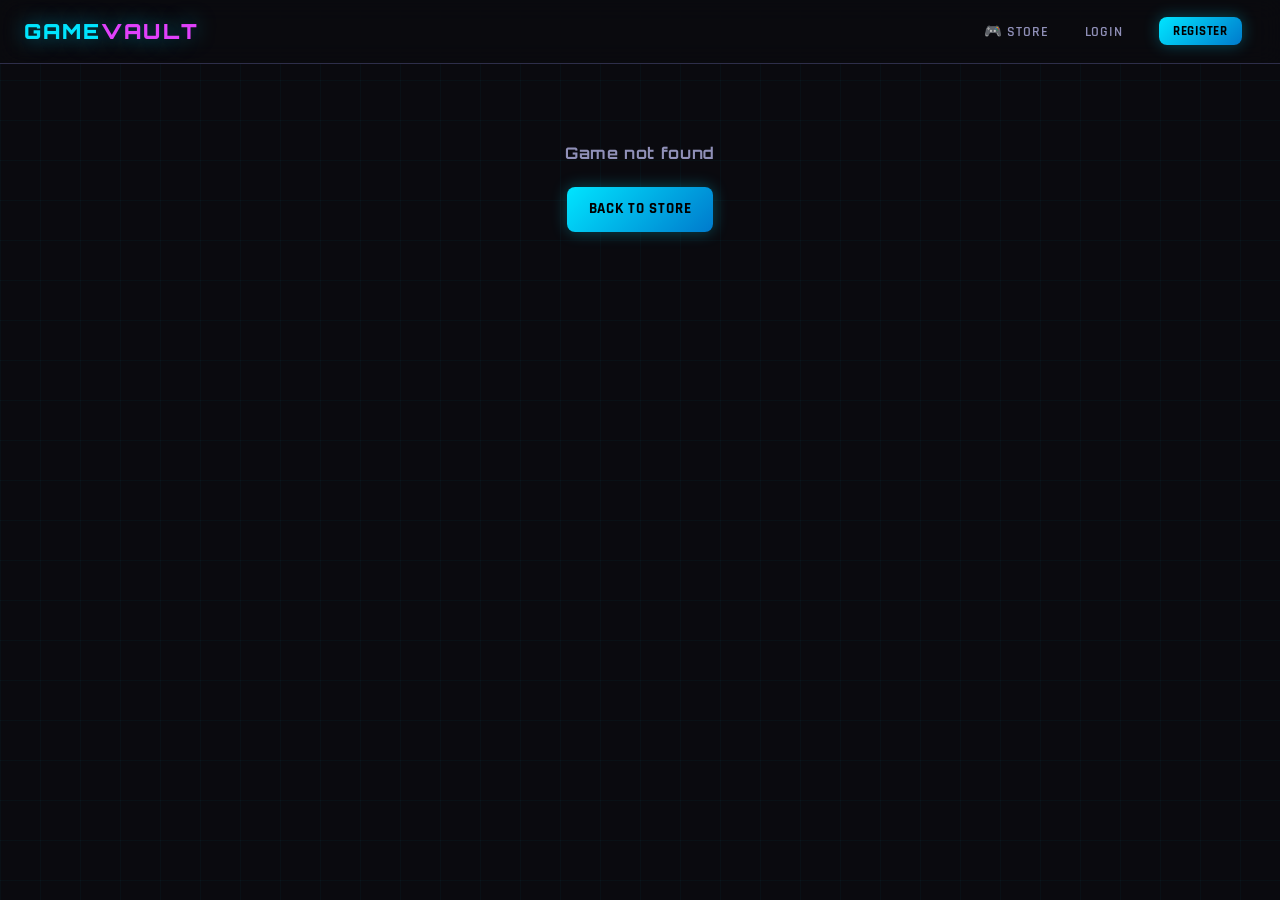
<file: frontend/pages/game-details.html>
<!DOCTYPE html>
<html lang="en">
<head>
  <meta charset="UTF-8"/>
  <meta name="viewport" content="width=device-width, initial-scale=1.0"/>
  <title>Game Detail — GameVault</title>
  <link rel="stylesheet" href="../css/style.css"/>
  <style>
    .detail-layout {
      display: grid;
      grid-template-columns: 300px 1fr;
      gap: 40px;
      align-items: start;
      padding: 40px 0;
    }
    .detail-img {
      width: 100%;
      border-radius: 12px;
      border: 1px solid var(--border);
      box-shadow: var(--shadow-card);
    }
    .detail-info { display: flex; flex-direction: column; gap: 18px; }
    .detail-title { font-size: 1.8rem; }
    .detail-price {
      font-family: 'Orbitron', sans-serif;
      font-size: 2rem;
      color: var(--neon-cyan);
    }
    .detail-desc { color: var(--text-secondary); line-height: 1.7; font-size: 1rem; }
    .detail-meta { display: flex; flex-direction: column; gap: 8px; }
    .meta-row { display: flex; gap: 12px; align-items: center; font-size: 0.9rem; }
    .meta-label { color: var(--text-muted); min-width: 80px; }
    .meta-value { color: var(--text-primary); font-weight: 600; }
    .qty-row { display: flex; align-items: center; gap: 16px; margin-top: 8px; }
    @media (max-width: 700px) {
      .detail-layout { grid-template-columns: 1fr; }
      .detail-img { max-width: 260px; margin: 0 auto; display: block; }
    }
  </style>
</head>
<body>
  <div id="navbar"></div>

  <div class="container" id="detail-container">
    <div class="loading-state"><div class="spinner"></div><p>Loading game...</p></div>
  </div>

  <script src="../js/api.js"></script>
  <script src="../js/ui.js"></script>
  <script>
    let currentGame = null;
    let quantity = 1;

    document.addEventListener('DOMContentLoaded', () => {
      renderNavbar('');
      const params = new URLSearchParams(window.location.search);
      const id = params.get('id');
      if (!id) {
        document.getElementById('detail-container').innerHTML =
          '<div class="empty-state"><h3>Game not found</h3><a href="/index.html" class="btn btn-primary mt-4">Back to Store</a></div>';
        return;
      }
      loadGame(id);
    });

    async function loadGame(id) {
      try {
        currentGame = await GamesAPI.getById(id);
        renderDetail(currentGame);
      } catch (err) {
        document.getElementById('detail-container').innerHTML =
          `<div class="empty-state"><h3>Game not found</h3><p>${err.message}</p>
           <a href="/index.html" class="btn btn-primary mt-4">Back to Store</a></div>`;
      }
    }

    function renderDetail(g) {
      const img = g.imageUrl || 'https://via.placeholder.com/300x400?text=No+Image';
      const stockClass = g.stock === 0 ? 'out' : g.stock < 5 ? 'low' : '';
      const stockText  = g.stock === 0 ? 'Out of stock' : g.stock < 5 ? `Only ${g.stock} left!` : `${g.stock} in stock`;
      document.title = `${g.title} — GameVault`;

      document.getElementById('detail-container').innerHTML = `
        <a href="/index.html" style="display:inline-flex;align-items:center;gap:6px;color:var(--text-muted);font-size:0.9rem;padding:24px 0 0;transition:color 0.2s;"
           onmouseover="this.style.color='var(--neon-cyan)'" onmouseout="this.style.color='var(--text-muted)'">
          ← Back to Store
        </a>
        <div class="detail-layout">
          <div>
            <img class="detail-img" src="${img}" alt="${g.title}"
                 onerror="this.src='https://via.placeholder.com/300x400?text=No+Image'"/>
          </div>
          <div class="detail-info">
            <h1 class="detail-title">${g.title}</h1>
            <div class="game-card-meta">
              ${g.genre    ? `<span class="badge badge-genre">${g.genre}</span>` : ''}
              ${g.platform ? `<span class="badge badge-platform">${g.platform}</span>` : ''}
            </div>
            <div class="detail-price">${formatPrice(g.price)}</div>
            <p class="detail-desc">${g.description || 'No description available.'}</p>
            <div class="detail-meta">
              ${g.platform ? `<div class="meta-row"><span class="meta-label">Platform</span><span class="meta-value">${g.platform}</span></div>` : ''}
              ${g.genre    ? `<div class="meta-row"><span class="meta-label">Genre</span><span class="meta-value">${g.genre}</span></div>` : ''}
              <div class="meta-row">
                <span class="meta-label">Stock</span>
                <span class="meta-value game-card-stock ${stockClass}">${stockText}</span>
              </div>
            </div>

            ${g.stock > 0 ? `
              <div class="qty-row">
                <span style="color:var(--text-secondary);font-size:0.85rem;text-transform:uppercase;letter-spacing:0.06em;">Quantity</span>
                <div class="qty-control">
                  <button class="qty-btn" onclick="changeQty(-1)">−</button>
                  <span class="qty-value" id="qty-display">1</span>
                  <button class="qty-btn" onclick="changeQty(1)">+</button>
                </div>
              </div>
              <div style="display:flex;gap:12px;flex-wrap:wrap;">
                <button class="btn btn-primary btn-lg" id="add-to-cart-btn" onclick="addToCart()">
                  🛒 Add to Cart
                </button>
                <a href="/index.html" class="btn btn-secondary btn-lg">Continue Shopping</a>
              </div>
            ` : `
              <button class="btn btn-lg" disabled style="opacity:0.35;width:fit-content;">Sold Out</button>
            `}
          </div>
        </div>
      `;
    }

    function changeQty(delta) {
      quantity = Math.max(1, Math.min(quantity + delta, currentGame?.stock || 1));
      document.getElementById('qty-display').textContent = quantity;
    }

    async function addToCart() {
      if (!Auth.isLoggedIn()) {
        showToast('Please login to add to cart', 'warning');
        setTimeout(() => window.location.href = '/pages/login.html', 800);
        return;
      }
      const btn = document.getElementById('add-to-cart-btn');
      setLoading(btn, true, 'Adding...');
      try {
        await CartAPI.addItem({ gameId: currentGame.id, quantity });
        showToast(`${currentGame.title} added to cart!`, 'success');
        updateCartCount();
      } catch (err) {
        showToast(err.message, 'error');
      } finally {
        setLoading(btn, false, '🛒 Add to Cart');
      }
    }
  </script>
</body>
</html>
</file>
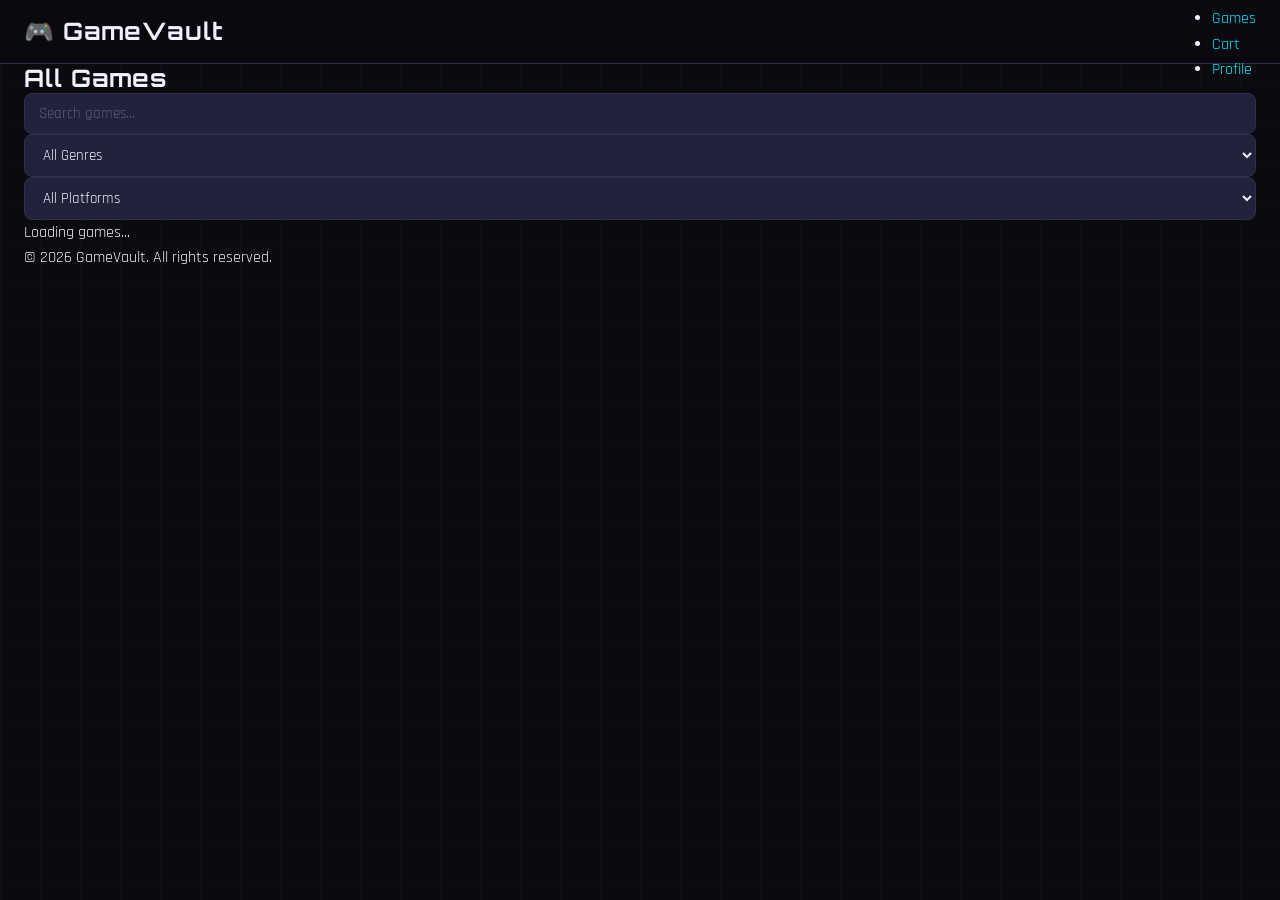
<file: frontend/pages/games.html>
<!DOCTYPE html>
<html lang="en">
<head>
    <meta charset="UTF-8">
    <meta name="viewport" content="width=device-width, initial-scale=1.0">
    <title>Games - GameVault</title>
    <link rel="stylesheet" href="../css/style.css">
    <link rel="stylesheet" href="../css/responsive.css">
</head>
<body>
    <!-- Navigation -->
    <nav class="navbar">
        <div class="container">
            <div class="nav-brand">
                <h1>🎮 GameVault</h1>
            </div>
            <ul class="nav-menu">
                <li><a href="../index.html">Home</a></li>
                <li><a href="games.html">Games</a></li>
                <li><a href="cart.html">Cart</a></li>
                <li><a href="profile.html">Profile</a></li>
            </ul>
        </div>
    </nav>

    <section class="games-section">
        <div class="container">
            <h1>All Games</h1>
            <div class="filters">
                <input type="text" id="searchInput" placeholder="Search games...">
                <select id="genreFilter">
                    <option value="">All Genres</option>
                    <option value="RPG">RPG</option>
                    <option value="Action">Action</option>
                    <option value="Adventure">Adventure</option>
                </select>
                <select id="platformFilter">
                    <option value="">All Platforms</option>
                    <option value="PC">PC</option>
                    <option value="PlayStation">PlayStation</option>
                    <option value="Xbox">Xbox</option>
                </select>
            </div>
            <div class="games-grid" id="gamesGrid">
                <p>Loading games...</p>
            </div>
        </div>
    </section>
    <footer class="footer">
        <div class="container">
            <p>&copy; 2026 GameVault. All rights reserved.</p>
        </div>
    </footer>

    <script src="../js/api.js"></script>
    <script src="../js/main.js"></script>
</body>
</html>
</file>
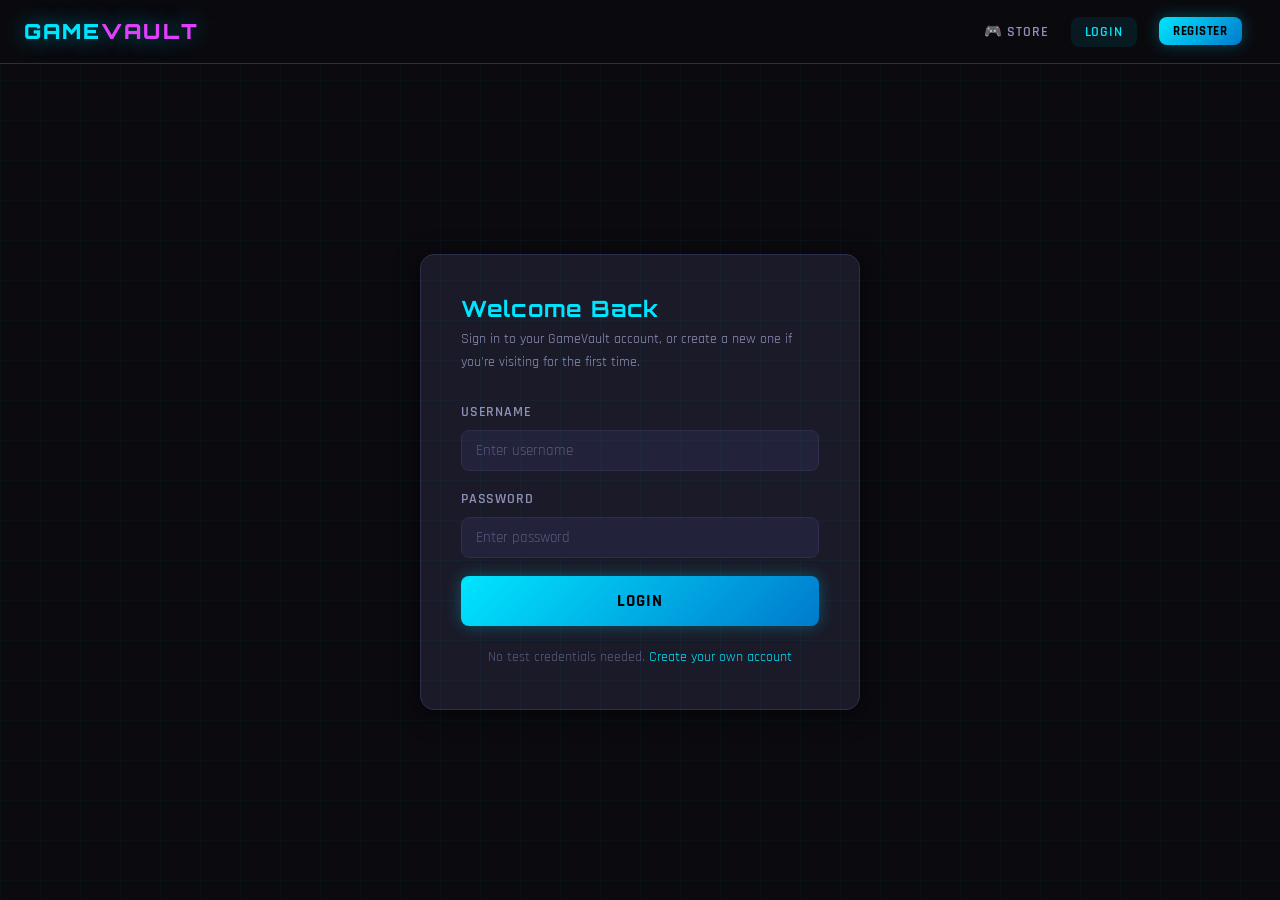
<file: frontend/pages/login.html>
<!DOCTYPE html>
<html lang="en">
<head>
  <meta charset="UTF-8"/>
  <meta name="viewport" content="width=device-width, initial-scale=1.0"/>
  <title>Login — GameVault</title>
  <link rel="stylesheet" href="../css/style.css"/>
</head>
<body>
  <div id="navbar"></div>

  <div class="auth-page">
    <div class="auth-box">
      <h1>Welcome Back</h1>
      <p>Sign in to your GameVault account, or create a new one if you're visiting for the first time.</p>

      <div id="alert-box"></div>

      <form class="auth-form" id="login-form">
        <div class="form-group">
          <label for="username">Username</label>
          <input type="text" id="username" placeholder="Enter username" required autocomplete="username"/>
        </div>
        <div class="form-group">
          <label for="password">Password</label>
          <div class="password-group">
            <input type="password" id="password" placeholder="Enter password" required autocomplete="current-password" oninput="updatePasswordIcon('password')"/>
            <button type="button" class="password-toggle" onclick="togglePassword('password')">
              <svg class="eye-icon" id="password-icon" viewBox="0 0 24 24" width="20" height="20" fill="none" stroke="currentColor" stroke-width="2" stroke-linecap="round" stroke-linejoin="round">
                <path d="M1 12s4-8 11-8 11 8 11 8-4 8-11 8-11-8-11-8z"/>
                <circle cx="12" cy="12" r="3"/>
              </svg>
            </button>
          </div>
        </div>
        <button type="submit" class="btn btn-primary btn-block btn-lg" id="login-btn">
          Login
        </button>
      </form>

      <div class="auth-footer">
        No test credentials needed. <a href="register.html">Create your own account</a>
      </div>
    </div>
  </div>

  <script src="../js/api.js"></script>
  <script src="../js/ui.js"></script>
  <script>
    function togglePassword(fieldId) {
      const field = document.getElementById(fieldId);
      const icon = document.getElementById(fieldId + '-icon');
      if (field.type === 'password') {
        field.type = 'text';
      } else {
        field.type = 'password';
      }
    }

    function updatePasswordIcon(fieldId) {
      const field = document.getElementById(fieldId);
      const icon = document.getElementById(fieldId + '-icon');
      if (field.value.length > 0) {
        icon.classList.add('visible');
      } else {
        icon.classList.remove('visible');
      }
    }

    document.addEventListener('DOMContentLoaded', () => {
      if (Auth.isLoggedIn()) { window.location.href = '/index.html'; return; }
      renderNavbar('login');

      document.getElementById('login-form').addEventListener('submit', async (e) => {
        e.preventDefault();
        clearAlert('alert-box');

        const username = document.getElementById('username').value.trim();
        const password = document.getElementById('password').value;
        const btn = document.getElementById('login-btn');

        if (!username || !password) {
          showAlert('alert-box', 'Please fill in all fields.', 'error');
          return;
        }

        setLoading(btn, true, 'Signing in...');
        try {
          const user = await AuthAPI.login({ username, password });
          Auth.setUser(user);
          Auth.setCredentials(username, password);
          showToast(`Welcome back, ${user.username}!`, 'success');
          setTimeout(() => {
            window.location.href = user.role === 'ADMIN' ? '/pages/admin.html' : '/index.html';
          }, 600);
        } catch (err) {
          showAlert('alert-box', err.message || 'Invalid credentials.', 'error');
        } finally {
          setLoading(btn, false, 'Login');
        }
      });
    });
  </script>
</body>
</html>
</file>
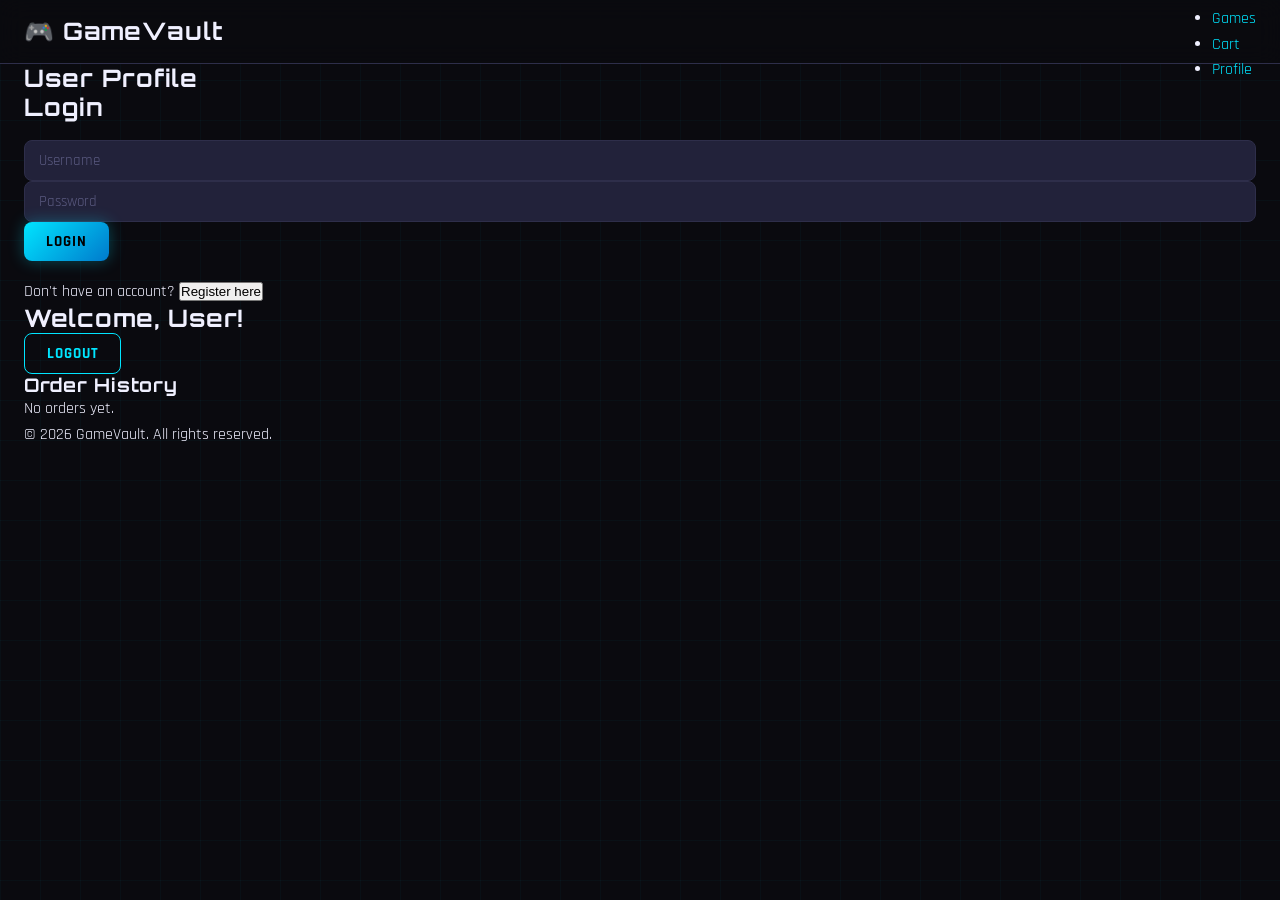
<file: frontend/pages/profile.html>
<!DOCTYPE html>
<html lang="en">
<head>
    <meta charset="UTF-8">
    <meta name="viewport" content="width=device-width, initial-scale=1.0">
    <title>Profile - GameVault</title>
    <link rel="stylesheet" href="../css/style.css">
    <link rel="stylesheet" href="../css/responsive.css">
</head>
<body>
    <nav class="navbar">
        <div class="container">
            <div class="nav-brand">
                <h1>🎮 GameVault</h1>
            </div>
            <ul class="nav-menu">
                <li><a href="../index.html">Home</a></li>
                <li><a href="games.html">Games</a></li>
                <li><a href="cart.html">Cart</a></li>
                <li><a href="profile.html">Profile</a></li>
            </ul>
        </div>
    </nav>

    <!--profile-->
    <section class="profile-section">
        <div class="container">
            <h1>User Profile</h1>
            <div class="profile-content">
                <div class="auth-form" id="authForm">
                    <h2>Login</h2>
                    <form id="loginForm">
                        <input type="text" placeholder="Username" id="username" required>
                        <input type="password" placeholder="Password" id="password" required>
                        <button type="submit" class="btn btn-primary">Login</button>
                    </form>
                    <p>Don't have an account? <button class="link-btn" id="toggleRegister">Register here</button></p>
                </div>
                <div class="user-dashboard" id="userDashboard">
                    <h2>Welcome, <span id="userName">User</span>!</h2>
                    <button class="btn btn-secondary" id="logoutBtn">Logout</button>
                    <h3>Order History</h3>
                    <div id="orderHistory">
                        <p>No orders yet.</p>
                    </div>
                </div>
            </div>
        </div>
    </section>
    <footer class="footer">
        <div class="container">
            <p>&copy; 2026 GameVault. All rights reserved.</p>
        </div>
    </footer>

    <script src="../js/api.js"></script>
    <script src="../js/main.js"></script>
</body>
</html>
</file>
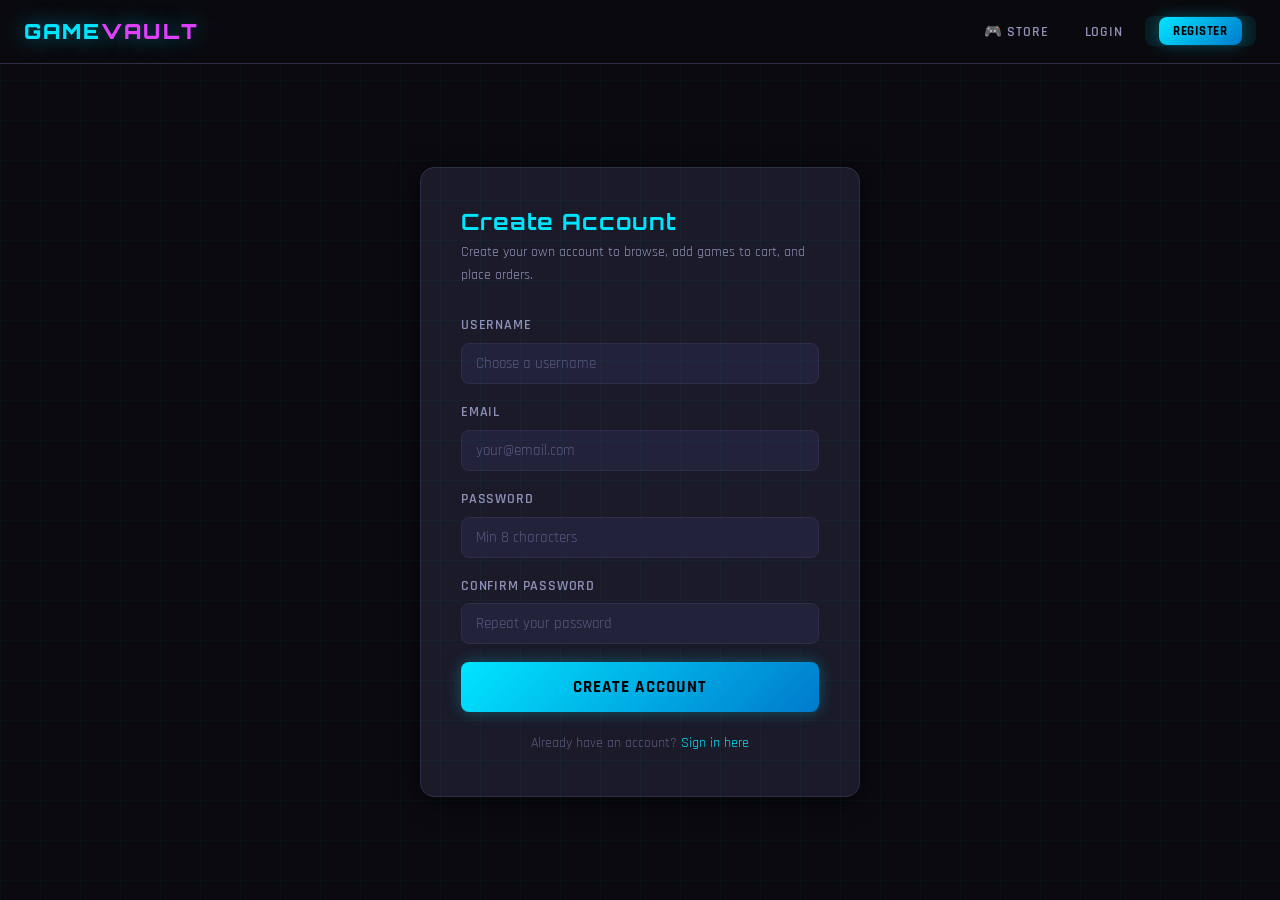
<file: frontend/pages/register.html>
<!DOCTYPE html>
<html lang="en">
<head>
  <meta charset="UTF-8"/>
  <meta name="viewport" content="width=device-width, initial-scale=1.0"/>
  <title>Register — GameVault</title>
  <link rel="stylesheet" href="../css/style.css"/>
</head>
<body>
  <div id="navbar"></div>

  <div class="auth-page">
    <div class="auth-box">
      <h1>Create Account</h1>
      <p>Create your own account to browse, add games to cart, and place orders.</p>

      <div id="alert-box"></div>

      <form class="auth-form" id="register-form">
        <div class="form-group">
          <label for="username">Username</label>
          <input type="text" id="username" placeholder="Choose a username" required minlength="3" maxlength="50"/>
        </div>
        <div class="form-group">
          <label for="email">Email</label>
          <input type="email" id="email" placeholder="your@email.com" required/>
        </div>
        <div class="form-group">
          <label for="password">Password</label>
          <div class="password-group">
            <input type="password" id="password" placeholder="Min 8 characters" required minlength="8" oninput="updatePasswordIcon('password')"/>
            <button type="button" class="password-toggle" onclick="togglePassword('password')">
              <svg class="eye-icon" id="password-icon" viewBox="0 0 24 24" width="20" height="20" fill="none" stroke="currentColor" stroke-width="2" stroke-linecap="round" stroke-linejoin="round">
                <path d="M1 12s4-8 11-8 11 8 11 8-4 8-11 8-11-8-11-8z"/>
                <circle cx="12" cy="12" r="3"/>
              </svg>
            </button>
          </div>
        </div>
        <div class="form-group">
          <label for="confirm-password">Confirm Password</label>
          <div class="password-group">
            <input type="password" id="confirm-password" placeholder="Repeat your password" required oninput="updatePasswordIcon('confirm-password')"/>
            <button type="button" class="password-toggle" onclick="togglePassword('confirm-password')">
              <svg class="eye-icon" id="confirm-password-icon" viewBox="0 0 24 24" width="20" height="20" fill="none" stroke="currentColor" stroke-width="2" stroke-linecap="round" stroke-linejoin="round">
                <path d="M1 12s4-8 11-8 11 8 11 8-4 8-11 8-11-8-11-8z"/>
                <circle cx="12" cy="12" r="3"/>
              </svg>
            </button>
          </div>
        </div>
        <button type="submit" class="btn btn-primary btn-block btn-lg" id="register-btn">
          Create Account
        </button>
      </form>

      <div class="auth-footer">
        Already have an account? <a href="login.html">Sign in here</a>
      </div>
    </div>
  </div>

  <script src="../js/api.js"></script>
  <script src="../js/ui.js"></script>
  <script>
    function togglePassword(fieldId) {
      const field = document.getElementById(fieldId);
      if (field.type === 'password') {
        field.type = 'text';
      } else {
        field.type = 'password';
      }
    }

    function updatePasswordIcon(fieldId) {
      const field = document.getElementById(fieldId);
      const icon = document.getElementById(fieldId + '-icon');
      if (field.value.length > 0) {
        icon.classList.add('visible');
      } else {
        icon.classList.remove('visible');
      }
    }

    document.addEventListener('DOMContentLoaded', () => {
      if (Auth.isLoggedIn()) { window.location.href = '/index.html'; return; }
      renderNavbar('register');

      document.getElementById('register-form').addEventListener('submit', async (e) => {
        e.preventDefault();
        clearAlert('alert-box');

        const username = document.getElementById('username').value.trim();
        const email    = document.getElementById('email').value.trim();
        const password = document.getElementById('password').value;
        const confirm  = document.getElementById('confirm-password').value;
        const btn      = document.getElementById('register-btn');

        if (!username || !email || !password) {
          showAlert('alert-box', 'All fields are required.', 'error'); return;
        }
        if (password !== confirm) {
          showAlert('alert-box', 'Passwords do not match.', 'error'); return;
        }
        if (password.length < 8) {
          showAlert('alert-box', 'Password must be at least 8 characters.', 'error'); return;
        }

        setLoading(btn, true, 'Creating account...');
        try {
          await AuthAPI.register({ username, email, password });
          showAlert('alert-box', 'Account created! Redirecting to login...', 'success');
          setTimeout(() => window.location.href = '/pages/login.html', 1500);
        } catch (err) {
          showAlert('alert-box', err.message || 'Registration failed.', 'error');
        } finally {
          setLoading(btn, false, 'Create Account');
        }
      });
    });
  </script>
</body>
</html>
</file>
<file: frontend/css/style.css>
@import url('https://fonts.googleapis.com/css2?family=Orbitron:wght@400;600;700;900&family=Rajdhani:wght@300;400;500;600;700&display=swap');
:root {
  --bg-primary:    #0a0a0f;
  --bg-secondary:  #12121a;
  --bg-card:       #1a1a28;
  --bg-elevated:   #22223a;
  --border:        #2e2e4a;
  --border-light:  #3e3e60;

  --neon-cyan:     #00e5ff;
  --neon-purple:   #9c4dcc;
  --neon-pink:     #e040fb;
  --neon-green:    #00e676;
  --accent:        #00e5ff;


  --text-primary:  #f0f0ff;
  --text-secondary:#9090b8;
  --text-muted:    #5a5a80;

  --danger:        #ff4444;
  --success:       #00e676;
  --warning:       #ffab40;

  --shadow-glow:   0 0 20px rgba(0, 229, 255, 0.15);
  --shadow-card:   0 4px 24px rgba(0, 0, 0, 0.5);
  --radius:        8px;
  --radius-lg:     14px;
  --transition:    0.2s ease;

  --nav-height:    64px;
}

*, *::before, *::after { 
  box-sizing: border-box; 
  margin: 0; 
  padding: 0; 
}

html { scroll-behavior: smooth; }

body {
  font-family: 'Rajdhani', sans-serif;
  background-color: var(--bg-primary);
  color: var(--text-primary);
  min-height: 100vh;
  font-size: 16px;
  line-height: 1.6;
  overflow-x: hidden;
}

body::before {
  content: '';
  position: fixed;
  inset: 0;
  background-image:
    linear-gradient(rgba(0,229,255,0.03) 1px, transparent 1px),
    linear-gradient(90deg, rgba(0,229,255,0.03) 1px, transparent 1px);
  background-size: 40px 40px;
  pointer-events: none;
  z-index: 0;
}

h1, h2, h3, h4 {
  font-family: 'Orbitron', sans-serif;
  letter-spacing: 0.04em;
  line-height: 1.2;
}

a { color: var(--neon-cyan); text-decoration: none; transition: color var(--transition); }
a:hover { color: var(--neon-pink); }

.container {
  max-width: 1280px;
  margin: 0 auto;
  padding: 0 24px;
  position: relative;
  z-index: 1;
}

.hidden { display: none !important; }
.flex { display: flex; }
.gap-2 { gap: 8px; }
.gap-4 { gap: 16px; }
.mt-2 { margin-top: 8px; }
.mt-4 { margin-top: 16px; }
.text-center { text-align: center; }
.text-muted { color: var(--text-secondary); }
.text-danger { color: var(--danger); }
.text-success { color: var(--success); }

.navbar {
  position: sticky;
  top: 0;
  z-index: 100;
  height: var(--nav-height);
  background: rgba(10, 10, 15, 0.9);
  backdrop-filter: blur(12px);
  border-bottom: 1px solid var(--border);
  display: flex;
  align-items: center;
}

.navbar .container {
  display: flex;
  align-items: center;
  justify-content: space-between;
  width: 100%;
}

.nav-logo {
  font-family: 'Orbitron', sans-serif;
  font-size: 1.3rem;
  font-weight: 900;
  color: var(--neon-cyan);
  text-shadow: 0 0 20px rgba(0,229,255,0.5);
  letter-spacing: 0.1em;
}

.nav-logo span { color: var(--neon-pink); }

.nav-links {
  display: flex;
  align-items: center;
  gap: 8px;
  list-style: none;
}

.nav-links a {
  color: var(--text-secondary);
  font-weight: 600;
  font-size: 0.9rem;
  letter-spacing: 0.06em;
  text-transform: uppercase;
  padding: 6px 14px;
  border-radius: var(--radius);
  transition: all var(--transition);
}

.nav-links a:hover,
.nav-links a.active {
  color: var(--neon-cyan);
  background: rgba(0, 229, 255, 0.08);
}

.cart-badge {
  position: relative;
}

.cart-count {
  position: absolute;
  top: -6px;
  right: -6px;
  background: var(--neon-pink);
  color: #fff;
  font-size: 0.65rem;
  font-weight: 700;
  border-radius: 50%;
  width: 18px;
  height: 18px;
  display: flex;
  align-items: center;
  justify-content: center;
}

.btn {
  display: inline-flex;
  align-items: center;
  justify-content: center;
  gap: 6px;
  padding: 10px 22px;
  border: none;
  border-radius: var(--radius);
  font-family: 'Rajdhani', sans-serif;
  font-size: 0.95rem;
  font-weight: 700;
  letter-spacing: 0.06em;
  text-transform: uppercase;
  cursor: pointer;
  transition: all var(--transition);
  position: relative;
  overflow: hidden;
  white-space: nowrap;
}

.btn::after {
  content: '';
  position: absolute;
  inset: 0;
  background: rgba(255,255,255,0);
  transition: background var(--transition);
}

.btn:hover::after { background: rgba(255,255,255,0.06); }
.btn:active { transform: scale(0.98); }

.btn-primary {
  background: linear-gradient(135deg, var(--neon-cyan), #007acc);
  color: #000;
  box-shadow: 0 0 16px rgba(0, 229, 255, 0.3);
}

.btn-primary:hover { box-shadow: 0 0 28px rgba(0, 229, 255, 0.5); }

.btn-secondary {
  background: transparent;
  color: var(--neon-cyan);
  border: 1px solid var(--neon-cyan);
}

.btn-secondary:hover {
  background: rgba(0, 229, 255, 0.08);
}

.btn-danger {
  background: transparent;
  color: var(--danger);
  border: 1px solid var(--danger);
}

.btn-danger:hover { background: rgba(255, 68, 68, 0.1); }

.btn-success {
  background: linear-gradient(135deg, var(--neon-green), #00a050);
  color: #000;
}

.btn-sm { 
  padding: 6px 14px; 
  font-size: 0.8rem; 
}
.btn-lg { padding: 14px 32px; 
  font-size: 1.05rem
}
.btn-block { 
  width: 100%; 
}
.btn:disabled { opacity: 0.45; cursor: not-allowed; transform: none; }

.card {
  background: var(--bg-card);
  border: 1px solid var(--border);
  border-radius: var(--radius-lg);
  overflow: hidden;
  transition: border-color var(--transition), box-shadow var(--transition), transform var(--transition);
}
.card:hover {
  border-color: rgba(0, 229, 255, 0.3);
  box-shadow: var(--shadow-glow), var(--shadow-card);
  transform: translateY(-2px);
}
.game-card {
  display: flex;
  flex-direction: column;
}
.game-card-img {
  width: 100%;
  aspect-ratio: 3/4;
  object-fit: cover;
  background: var(--bg-elevated);
}

.game-card-body {
  padding: 16px;
  display: flex;
  flex-direction: column;
  flex: 1;
  gap: 8px;
}
.game-card-title {
  font-family: 'Orbitron', sans-serif;
  font-size: 0.85rem;
  font-weight: 700;
  color: var(--text-primary);
  line-height: 1.3;
  display: -webkit-box;
  -webkit-line-clamp: 2;
  -webkit-box-orient: vertical;
  overflow: hidden;
}
.game-card-meta {
  display: flex;
  gap: 6px;
  flex-wrap: wrap;
}
.badge {
  display: inline-block;
  padding: 2px 8px;
  border-radius: 4px;
  font-size: 0.72rem;
  font-weight: 600;
  letter-spacing: 0.04em;
  text-transform: uppercase;
}
.badge-genre { background: rgba(156,77,204,0.2); color: var(--neon-purple); border: 1px solid rgba(156,77,204,0.3); }
.badge-platform { background: rgba(0,229,255,0.1); color: var(--neon-cyan); border: 1px solid rgba(0,229,255,0.2); }
.game-card-price {
  font-family: 'Orbitron', sans-serif;
  font-size: 1.1rem;
  font-weight: 700;
  color: var(--neon-cyan);
  margin-top: auto;
}
.game-card-stock {
  font-size: 0.78rem;
  color: var(--text-muted);
}
.game-card-stock.low { color: var(--warning); }
.game-card-stock.out { color: var(--danger); }

.games-grid {
  display: grid;
  grid-template-columns: repeat(auto-fill, minmax(200px, 1fr));
  gap: 20px;
}
.form-group {
  display: flex;
  flex-direction: column;
  gap: 6px;
}

label {
  font-size: 0.85rem;
  font-weight: 600;
  letter-spacing: 0.06em;
  text-transform: uppercase;
  color: var(--text-secondary);
}
input, select, textarea {
  background: var(--bg-elevated);
  border: 1px solid var(--border);
  border-radius: var(--radius);
  color: var(--text-primary);
  font-family: 'Rajdhani', sans-serif;
  font-size: 0.95rem;
  padding: 10px 14px;
  transition: border-color var(--transition), box-shadow var(--transition);
  outline: none;
  width: 100%;
}
input:focus, select:focus, textarea:focus {
  border-color: var(--neon-cyan);
  box-shadow: 0 0 0 3px rgba(0, 229, 255, 0.1);
}
.password-group {
  position: relative;
  display: flex;
  align-items: center;
}
.password-group input {
  flex: 1;
  padding-right: 44px;
}
.password-toggle {
  position: absolute;
  right: 10px;
  background: none;
  border: none;
  cursor: pointer;
  padding: 6px;
  display: flex;
  align-items: center;
  justify-content: center;
  font-size: 1.2rem;
  color: var(--text-secondary);
  transition: color var(--transition);
}
.password-toggle:hover .eye-icon.visible {
  stroke: var(--neon-cyan);
  color: var(--neon-cyan);
}
.eye-icon {
  display: inline-flex;
  align-items: center;
  justify-content: center;
  width: 20px;
  height: 20px;
  opacity: 0;
  transition: opacity var(--transition), stroke var(--transition);
  stroke: var(--text-secondary);
  color: var(--text-secondary);
}
.eye-icon.visible {
  opacity: 1
}
/* used psuedocode */
input::placeholder, textarea::placeholder { color: var(--text-muted); }
textarea { resize: vertical; min-height: 90px; }

.form-row {
  display: grid;
  grid-template-columns: 1fr 1fr;
  gap: 16px;
}
.auth-page {
  min-height: calc(100vh - var(--nav-height));
  display: flex;
  align-items: center;
  justify-content: center;
  padding: 48px 16px;
}
.auth-box {
  background: var(--bg-card);
  border: 1px solid var(--border);
  border-radius: var(--radius-lg);
  padding: 40px;
  width: 100%;
  max-width: 440px;
  box-shadow: var(--shadow-card);
}
.auth-box h1 {
  font-size: 1.4rem;
  margin-bottom: 6px;
  color: var(--neon-cyan);
}
.auth-box p {
  color: var(--text-secondary);
  margin-bottom: 28px;
  font-size: 0.9rem;
}

.auth-form {
  display: flex;
  flex-direction: column;
  gap: 18px;
}
.auth-footer {
  margin-top: 20px;
  text-align: center;
  font-size: 0.9rem;
  color: var(--text-muted);
}
.page-header {
  padding: 40px 0 28px;
  border-bottom: 1px solid var(--border);
  margin-bottom: 32px;
}
.page-header h1 {
  font-size: 1.6rem;
  color: var(--text-primary);
}

.page-header h1 span { 
  color: var(--neon-cyan); 
}
.search-bar {
  display: flex;
  gap: 12px;
  align-items: center;
  flex-wrap: wrap;
  margin-bottom: 28px;
}
.search-bar input {
  flex: 1;
  min-width: 200px;
}
.search-bar select {
  width: auto;
  min-width: 150px;
}
.cart-layout {
  display: grid;
  grid-template-columns: 1fr 340px;
  gap: 24px;
  align-items: start;
}
.cart-item {
  display: flex;
  align-items: center;
  gap: 16px;
  padding: 16px;
  background: var(--bg-card);
  border: 1px solid var(--border);
  border-radius: var(--radius-lg);
  margin-bottom: 12px;
  transition: border-color var(--transition);
}
.cart-item:hover { 
  border-color: rgba(0,229,255,0.2); 
}
.cart-item-img {
  width: 72px;
  height: 96px;
  object-fit: cover;
  border-radius: var(--radius);
  background: var(--bg-elevated);
  flex-shrink: 0;
}
.cart-item-info { 
  flex: 1; min-width: 0; 
}
.cart-item-title {
  font-family: 'Orbitron', sans-serif;
  font-size: 0.82rem;
  font-weight: 600;
  line-height: 1.3;
  margin-bottom: 4px;
}
.cart-item-price {
  color: var(--neon-cyan);
  font-weight: 600;
  font-size: 0.9rem;
}
.qty-control {
  display: flex;
  align-items: center;
  gap: 8px;
  margin-top: 10px;
}

.qty-btn {
  width: 28px;
  height: 28px;
  display: flex;
  align-items: center;
  justify-content: center;
  background: var(--bg-elevated);
  border: 1px solid var(--border);
  border-radius: 6px;
  color: var(--text-primary);
  cursor: pointer;
  font-size: 1rem;
  font-weight: 700;
  transition: all var(--transition);
}

.qty-btn:hover {
  border-color: var(--neon-cyan);
  color: var(--neon-cyan);
}

.qty-value {
  font-family: 'Orbitron', sans-serif;
  font-size: 0.9rem;
  font-weight: 700;
  min-width: 24px;
  text-align: center;
}

.cart-summary {
  background: var(--bg-card);
  border: 1px solid var(--border);
  border-radius: var(--radius-lg);
  padding: 24px;
  position: sticky;
  top: calc(var(--nav-height) + 16px);
}

.cart-summary h3 {
  font-size: 1rem;
  margin-bottom: 20px;
  padding-bottom: 12px;
  border-bottom: 1px solid var(--border);
  color: var(--text-secondary);
  letter-spacing: 0.1em;
}

.summary-line {
  display: flex;
  justify-content: space-between;
  align-items: center;
  margin-bottom: 12px;
  font-size: 0.9rem;
  color: var(--text-secondary);
}

.summary-total {
  display: flex;
  justify-content: space-between;
  align-items: center;
  padding-top: 14px;
  margin-top: 6px;
  border-top: 1px solid var(--border);
  font-family: 'Orbitron', sans-serif;
  font-size: 1rem;
  font-weight: 700;
  color: var(--neon-cyan);
}
/* orders screen */
.order-card {
  background: var(--bg-card);
  border: 1px solid var(--border);
  border-radius: var(--radius-lg);
  overflow: hidden;
  margin-bottom: 16px;
  transition: border-color var(--transition);
}
.order-card:hover { 
  border-color: rgba(0,229,255,0.2); 
}
.order-card-header {
  display: flex;
  justify-content: space-between;
  align-items: center;
  padding: 16px 20px;
  background: var(--bg-elevated);
  border-bottom: 1px solid var(--border);
  flex-wrap: wrap;
  gap: 8px;
}

.order-id {
  font-family: 'Orbitron', sans-serif;
  font-size: 0.8rem;
  color: var(--text-secondary);
}

.order-total {
  font-family: 'Orbitron', sans-serif;
  font-size: 1rem;
  font-weight: 700;
  color: var(--neon-cyan);
}

.order-date {
  font-size: 0.82rem;
  color: var(--text-muted);
}

.status-badge {
  padding: 4px 12px;
  border-radius: 20px;
  font-size: 0.75rem;
  font-weight: 700;
  letter-spacing: 0.08em;
  text-transform: uppercase;
}

.status-PENDING    { 
  background: rgba(255,171,64,0.15); 
  color: var(--warning); 
  border: 1px solid rgba(255,171,64,0.3); 

}
.status-PROCESSING { 
  background: rgba(0,229,255,0.1);   
  color: var(--neon-cyan); 
  border: 1px solid rgba(0,229,255,0.2); 
}
.status-SHIPPED    { 
  background: rgba(156,77,204,0.15); 
  color: var(--neon-purple); 
  border: 1px solid rgba(156,77,204,0.3); 
}

.status-DELIVERED 
 { 
  background: rgba(0,230,118,0.12); 
  color: var(--neon-green); 
  border: 1px solid rgba(0,230,118,0.3); 
}

.status-CANCELLED  { 
  background: rgba(255,68,68,0.1);
   color: var(--danger);
    border: 1px solid rgba(255,68,68,0.2); 
  }

.order-items-list { 
  padding: 16px 20px; 
}

.order-item-row {
  display: flex;
  align-items: center;
  gap: 12px;
  padding: 8px 0;
  border-bottom: 1px solid var(--border);
}
.order-item-row:last-child { 
  border-bottom: none; 
}
.order-item-img {
  width: 48px;
  height: 64px;
  object-fit: cover;
  border-radius: 6px;
  background: var(--bg-elevated);
  flex-shrink: 0;
}

.order-item-details { flex: 1; min-width: 0; }

.order-item-title {
  font-family: 'Orbitron', sans-serif;
  font-size: 0.78rem;
  white-space: nowrap;
  overflow: hidden;
  text-overflow: ellipsis;
}

.order-item-sub {
  font-size: 0.82rem;
  color: var(--text-muted);
}

.admin-order-items {
  display: flex;
  flex-direction: column;
  gap: 8px;
  min-width: 220px;
}

.admin-order-items-count {
  font-size: 0.75rem;
  color: var(--text-muted);
  text-transform: uppercase;
  letter-spacing: 0.08em;
}

.admin-order-item {
  padding: 8px 10px;
  border: 1px solid var(--border);
  border-radius: 10px;
  background: rgba(255,255,255,0.03);
}

.admin-order-item-title {
  font-weight: 600;
  color: var(--text-primary);
  line-height: 1.35;
}

.admin-order-item-meta {
  margin-top: 2px;
  font-size: 0.8rem;
  color: var(--text-secondary);
}
/* admin screen */
.admin-layout {
  display: grid;
  grid-template-columns: 220px 1fr;
  gap: 24px;
  align-items: start;
  min-height: calc(100vh - var(--nav-height) - 80px);
}

.admin-sidebar {
  background: var(--bg-card);
  border: 1px solid var(--border);
  border-radius: var(--radius-lg);
  overflow: hidden;
  position: sticky;
  top: calc(var(--nav-height) + 16px);
}

.admin-sidebar-header {
  padding: 16px 20px;
  background: var(--bg-elevated);
  border-bottom: 1px solid var(--border);
  font-family: 'Orbitron', sans-serif;
  font-size: 0.75rem;
  letter-spacing: 0.12em;
  color: var(--text-secondary);
  text-transform: uppercase;
}

.admin-nav { list-style: none; padding: 8px; }

.admin-nav li a {
  display: flex;
  align-items: center;
  gap: 10px;
  padding: 10px 14px;
  border-radius: var(--radius);
  color: var(--text-secondary);
  font-weight: 600;
  font-size: 0.9rem;
  transition: all var(--transition);
}

.admin-nav li a:hover,
.admin-nav li a.active {
  background: rgba(0,229,255,0.08);
  color: var(--neon-cyan);
}

.data-table {
  width: 100%;
  border-collapse: collapse;
  font-size: 0.9rem;
}

.data-table th {
  font-family: 'Orbitron', sans-serif;
  font-size: 0.7rem;
  letter-spacing: 0.1em;
  color: var(--text-secondary);
  text-transform: uppercase;
  padding: 12px 16px;
  text-align: left;
  border-bottom: 1px solid var(--border);
  background: var(--bg-elevated);
}

.data-table td {
  padding: 12px 16px;
  border-bottom: 1px solid var(--border);
  color: var(--text-primary);
  vertical-align: middle;
}

.data-table tr:last-child td { border-bottom: none; }

.data-table tr:hover td { background: rgba(0,229,255,0.03); }

.data-table-wrap {
  background: var(--bg-card);
  border: 1px solid var(--border);
  border-radius: var(--radius-lg);
  overflow: hidden;
}

.modal-overlay {
  position: fixed;
  inset: 0;
  background: rgba(0,0,0,0.75);
  backdrop-filter: blur(4px);
  z-index: 200;
  display: flex;
  align-items: center;
  justify-content: center;
  padding: 16px;
  opacity: 0;
  transition: opacity 0.2s ease;
  pointer-events: none;
}

.modal-overlay.active {
  opacity: 1;
  pointer-events: auto;
}

.modal {
  background: var(--bg-card);
  border: 1px solid var(--border-light);
  border-radius: var(--radius-lg);
  padding: 32px;
  width: 100%;
  max-width: 540px;
  max-height: 90vh;
  overflow-y: auto;
  box-shadow: var(--shadow-card), var(--shadow-glow);
  transform: translateY(20px);
  transition: transform 0.2s ease;
}

.modal-overlay.active .modal { transform: translateY(0); }

.modal-header {
  display: flex;
  justify-content: space-between;
  align-items: center;
  margin-bottom: 24px;
}

.modal-header h2 {
  font-size: 1rem;
  color: var(--neon-cyan);
}

.modal-close {
  background: none;
  border: none;
  color: var(--text-muted);
  font-size: 1.4rem;
  cursor: pointer;
  padding: 4px;
  line-height: 1;
  transition: color var(--transition);
}

.modal-close:hover { color: var(--text-primary); }

.modal-form { display: flex; flex-direction: column; gap: 16px; }
/* for alerts */
.alert {
  padding: 12px 16px;
  border-radius: var(--radius);
  font-size: 0.9rem;
  font-weight: 500;
  margin-bottom: 16px;
  border: 1px solid;
}

.alert-error   { background: rgba(255,68,68,0.1);   border-color: rgba(255,68,68,0.3);  color: #ff8888; }
.alert-success { background: rgba(0,230,118,0.1); border-color: rgba(0,230,118,0.3); color: #5affa5; }
.alert-info    { background: rgba(0,229,255,0.08); border-color: rgba(0,229,255,0.2);  color: var(--neon-cyan); }


/* loading */
.spinner {
  width: 36px;
  height: 36px;
  border: 3px solid var(--border);
  border-top-color: var(--neon-cyan);
  border-radius: 50%;
  animation: spin 0.7s linear infinite;
  margin: 40px auto;
}
@keyframes spin { to { transform: rotate(360deg); } }

.loading-state {
  text-align: center;
  padding: 60px 16px;
  color: var(--text-muted);
}

.empty-state {
  text-align: center;
  padding: 80px 16px;
  color: var(--text-muted);
}

.empty-state h3 {
  font-size: 1rem;
  margin-bottom: 8px;
  color: var(--text-secondary);
}

.hero {
  padding: 80px 0 60px;
  text-align: center;
  position: relative;
}

.hero h1 {
  font-size: clamp(1.8rem, 5vw, 3.2rem);
  margin-bottom: 16px;
  background: linear-gradient(135deg, var(--neon-cyan), var(--neon-pink));
  -webkit-background-clip: text;
  -webkit-text-fill-color: transparent;
  background-clip: text;
}

.hero p {
  color: var(--text-secondary);
  font-size: 1.1rem;
  max-width: 480px;
  margin: 0 auto 32px;
}

.section {
  padding: 40px 0;
}

@media (max-width: 768px) {
  .cart-layout { grid-template-columns: 1fr; }
  .admin-layout { grid-template-columns: 1fr; }
  .form-row { grid-template-columns: 1fr; }
  .games-grid { grid-template-columns: repeat(auto-fill, minmax(160px, 1fr)); }

  .nav-links .nav-text { display: none; }
  .admin-sidebar { position: static; }
}
/* for mobile */
@media (max-width: 480px) {
  .auth-box { padding: 28px 20px; }
  .modal { padding: 24px 16px; }
}
</file>
<file: frontend/css/responsive.css>
@media (max-width: 768px) {
    .nav-menu {
        gap: 1rem;
    } 
    .nav-menu a {
        font-size: 0.9rem;
    }
    .hero-content h2 {
        font-size: 2rem;
    }
    .hero-content p {
        font-size: 1.1rem;
    }
    .games-grid {
        grid-template-columns: repeat(auto-fill, minmax(200px, 1fr));
        gap: 1.5rem;
    }
    .game-image {
        height: 250px;
    }
    .filters {
        flex-direction: column;
    }
    .filters input,.filters select {
        min-width: 100%;
    }
    .cart-table {
        font-size: 0.9rem;
    }
    .cart-table th, .cart-table td {
        padding: 0.75rem;
    }
    .cart-summary {
        max-width: 100%;
        margin: 2rem 0 0 0;
    }
    h1 {
        font-size: 2rem;
    }
    h2 {
        font-size: 1.5rem;
    }
}
/* //MEDIA query to support for mobile screen also    */
@media (max-width: 480px) {
    .navbar .container {
        flex-direction: column;
        gap: 1rem;
    }
    .nav-brand h1 {
        font-size: 1.4rem;
    }
    .nav-menu {
        flex-direction: column;
        gap: 0.5rem;
        width: 100%
    }
    .nav-menu a {
        padding: 0.5rem 0;
        border-bottom: 1px solid rgba(255, 255, 255, 0.1);
    }
    .hero-content h2 {
        font-size: 1.5rem
    }
    .hero-content p {
        font-size: 1rem;
    }
    .btn {
        width: 100%;
        text-align: center;
    }
    .games-grid {
        grid-template-columns: 1fr;
    }
    .game-image {
        height: 200px;
    }
    .game-info {
        padding: 1rem;
    }
    .filters {
        flex-direction: column;
    }

    .filters input,.filters select {
        width: 100%;
    }
    .cart-table {
        font-size: 0.8rem;
    }
    .cart-table th,.cart-table td {
        padding: 0.5rem;
    }
    .cart-table input[type="number"] {
        width: 50px;
    }
    .auth-form {
        margin: 1rem;
        padding: 1.5rem;
    }
    h1 {
        font-size: 1.5rem;
    }
    h2 {
        font-size: 1.2rem;
    }
    h3 {
        font-size: 1rem;
    }
}
</file>
